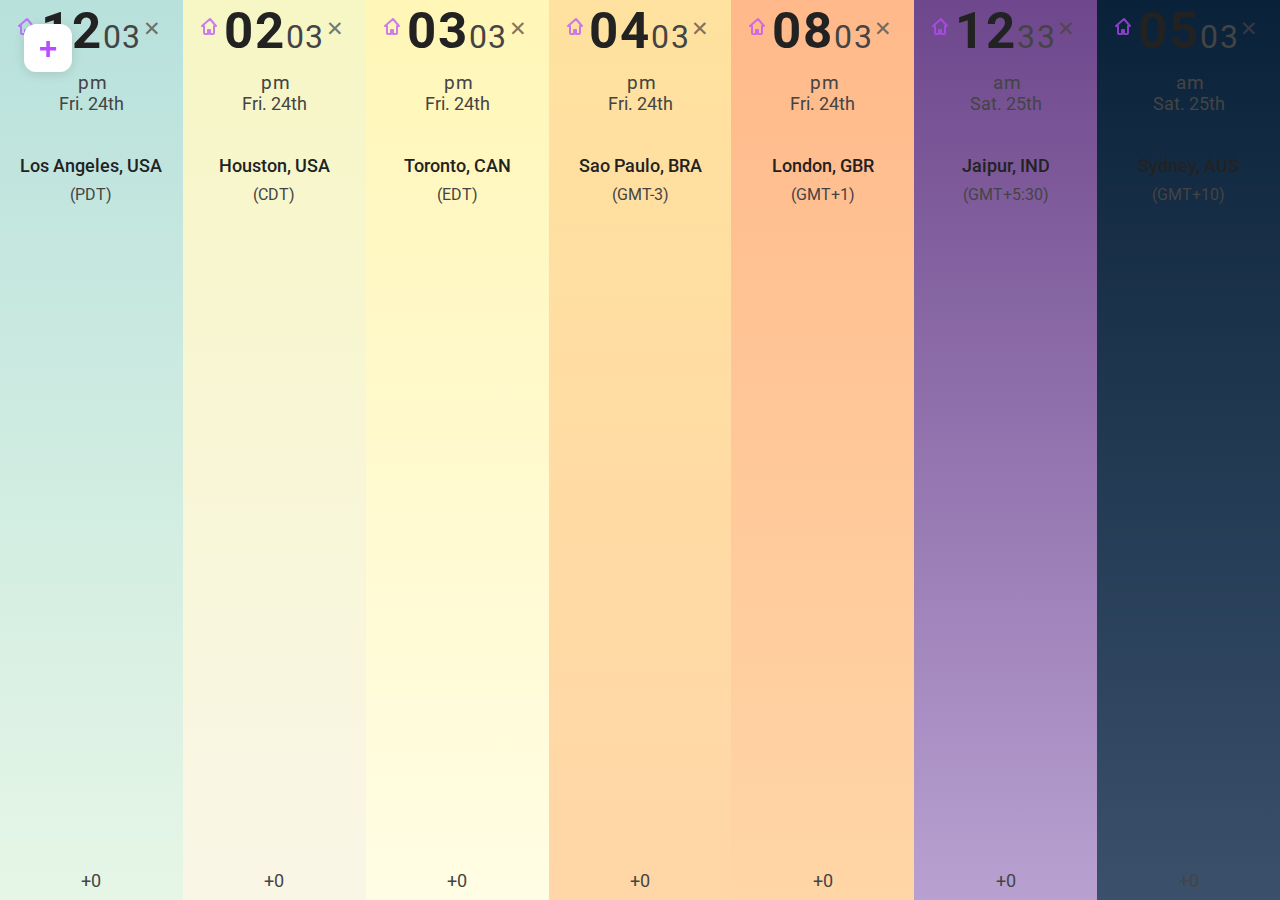
<file: index.html>
<!DOCTYPE html>
<html lang="en">
  <head>
    <meta charset="utf-8" />
    <link rel="icon" href="/icon48.png" />
    <meta name="viewport" content="width=device-width,initial-scale=1" />
    <meta name="theme-color" content="#222222" />
    <meta
      name="description"
      content="About Time is a world clock tool to help you navigate multiple time zones."
    />
    <title>About Time</title>
    <link href="main.css" rel="stylesheet" />
    <script defer src="main.js"></script>
  </head>
  <body style="background-color: #222">
    <noscript>You need to enable JavaScript to run this app.</noscript>
    <div id="root"></div>
  </body>
</html>
</file>
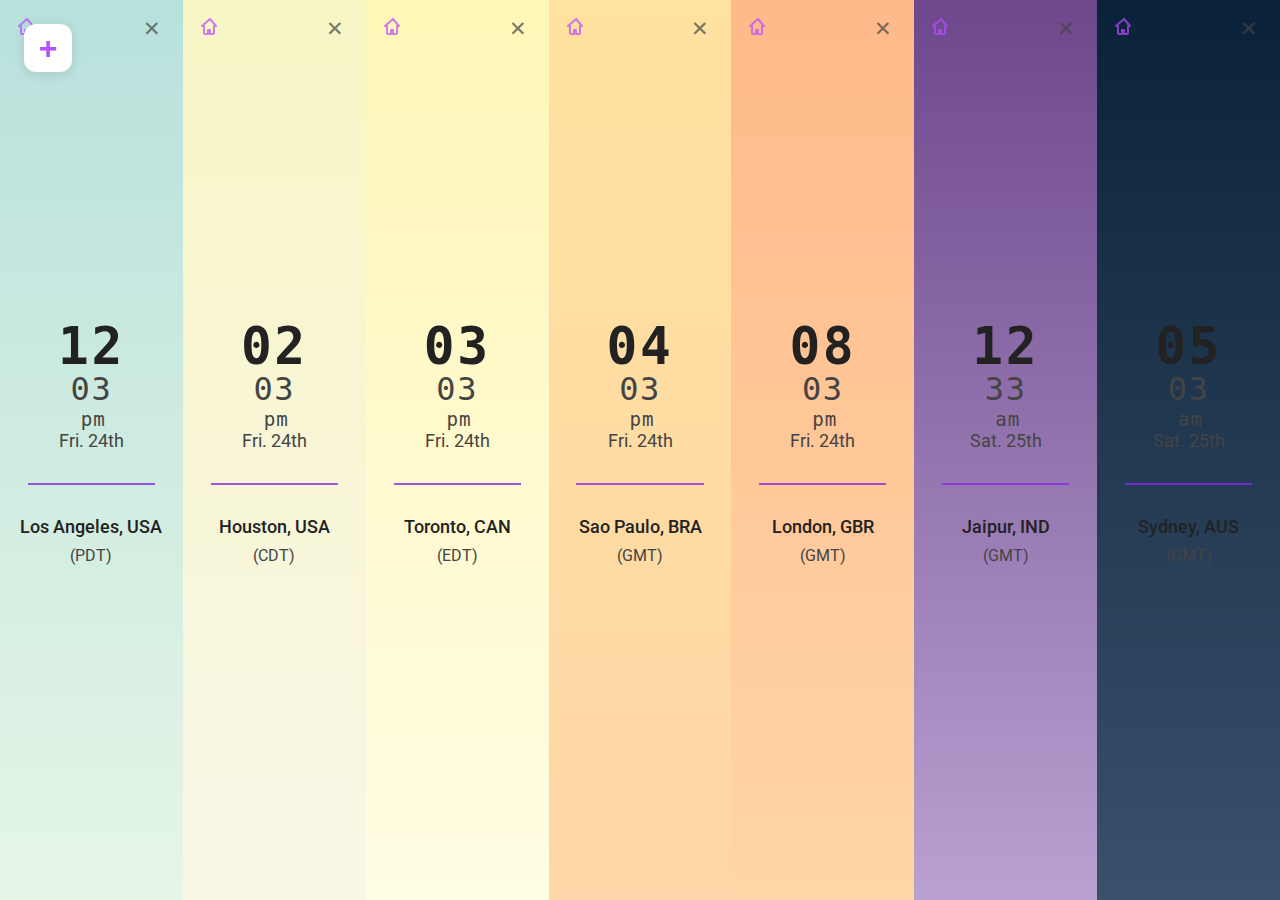
<file: public/index.html>
<!DOCTYPE html>
<html lang="en">
  <head>
    <meta charset="utf-8" />
    <link rel="icon" href="../src/assets/icons/icon48.png" />
    <meta name="viewport" content="width=device-width,initial-scale=1" />
    <meta name="theme-color" content="#222222" />
    <meta
      name="description"
      content="About Time is a world clock tool to help you navigate multiple time zones."
    />
    <title>About Time</title>
    <link href="../src/styles/main.css" rel="stylesheet" />
    <script defer src="../src/js/main.js"></script>
  </head>
  <body style="background-color: #222">
    <noscript>You need to enable JavaScript to run this app.</noscript>
    <div id="root"></div>
  </body>
</html>
</file>
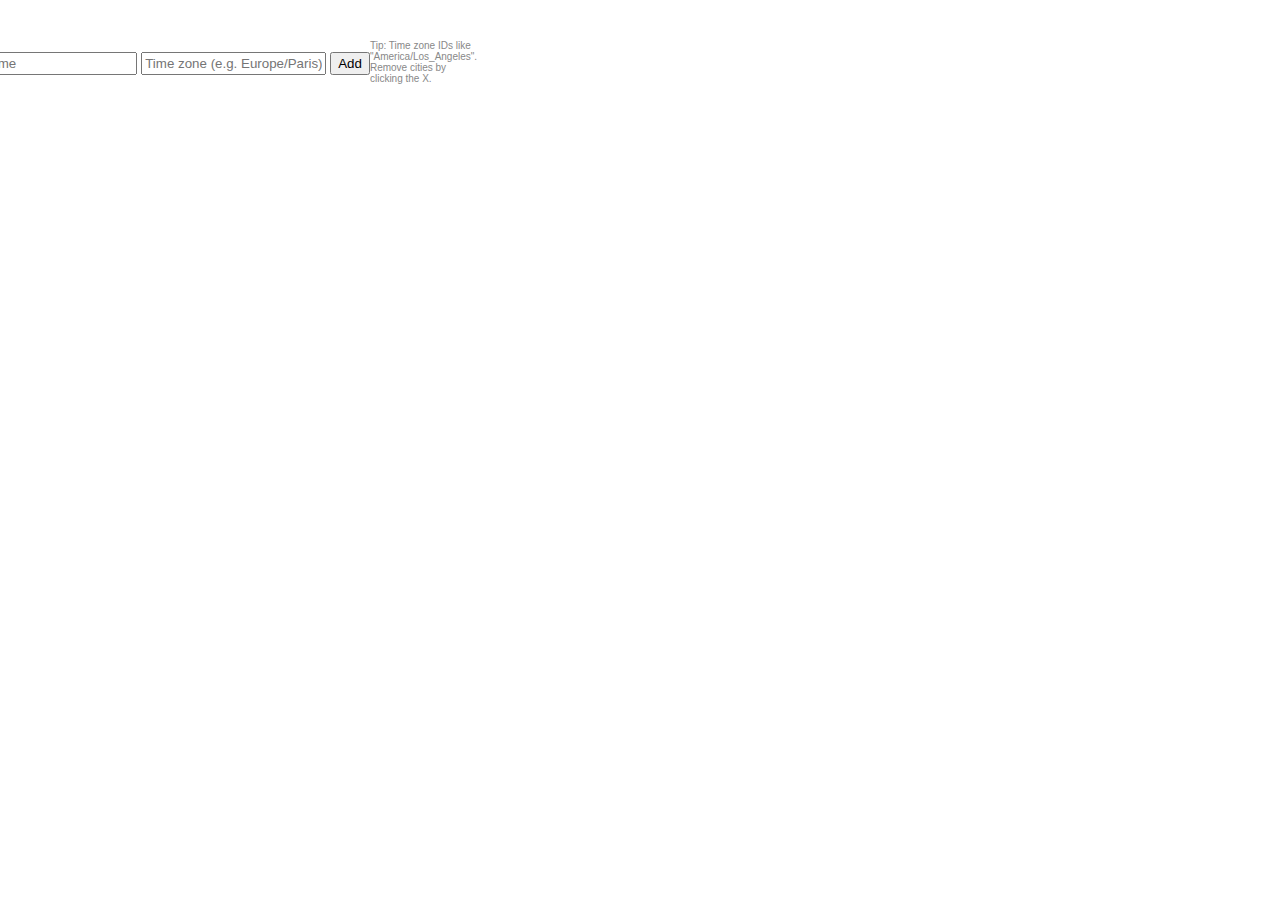
<file: popup.html>
<!DOCTYPE html>
<html>
  <head>
    <title>About Time</title>
    <style>
      body {
        width: 200px;
        height: 100px;
        display: flex;
        align-items: center;
        justify-content: center;
        font-family: Arial, sans-serif;
      }
    </style>
  </head>
  <body>
    <div>Hello, World!</div>
    <script src="popup.js"></script>
  </body>
</html>
</file>
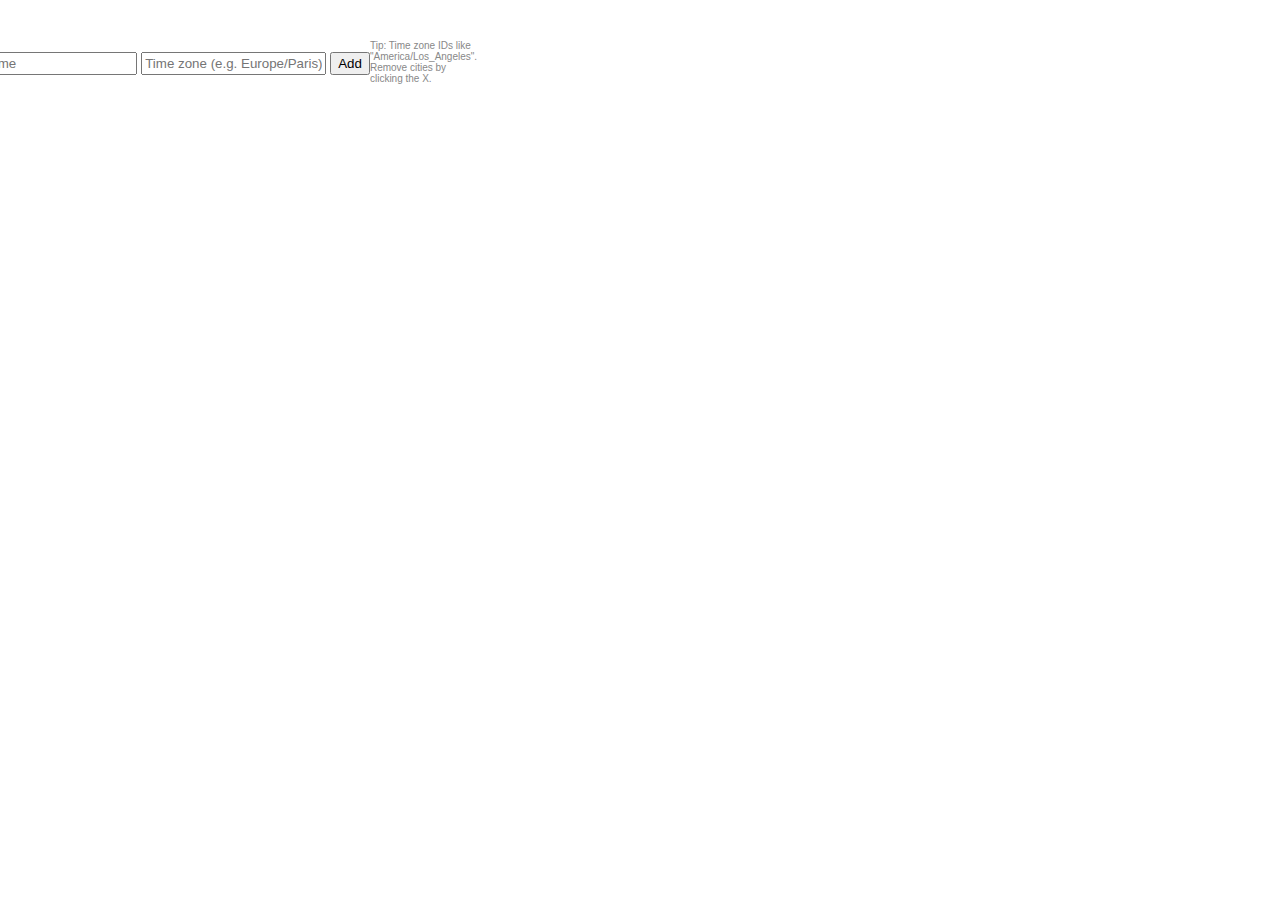
<file: public/popup.html>
<!DOCTYPE html>
<html>
  <head>
    <title>About Time</title>
    <style>
      body {
        width: 200px;
        height: 100px;
        display: flex;
        align-items: center;
        justify-content: center;
        font-family: Arial, sans-serif;
      }
    </style>
  </head>
  <body>
    <div>Hello, World!</div>
    <script src="../src/js/popup.js"></script>
  </body>
</html>
</file>
<file: main.css>
@import url('https://fonts.googleapis.com/css?family=Roboto:400,700&display=swap');

body {
  background: #222;
  color: #fff;
  font-family: 'Roboto', monospace, Arial, sans-serif;
  margin: 0;
  padding: 0;
  min-height: 100vh;
}

#root {
  display: flex;
  flex-direction: row;
  height: 100vh;
  min-height: 100vh;
  width: 100vw;
  overflow-x: auto;
  padding: 0;
  margin: 0;
}

.city-content {
  margin: auto 0;
  width: 100%;
  display: flex;
  flex-direction: column;
  align-items: center;
  justify-content: center;
  transition: box-shadow 0.2s, background 0.2s;
  border-radius: 18px;
}

.city-content:hover {
  background: rgba(255,255,255,0.97);
  box-shadow: 0 8px 32px rgba(0,0,0,0.18), 0 0 0 3px #fff;
  z-index: 10;
}

.city-column {
  flex: 1 1 0;
  min-width: 0;
  max-width: none;
  display: flex;
  flex-direction: column;
  align-items: center;
  justify-content: flex-start;
  height: 100vh;
  padding: 0 12px;
  box-sizing: border-box;
  color: #222;
  position: relative;
  transition: box-shadow 0.2s, background 0.2s, transform 0.2s;
  z-index: 1;
}

.city-column .remove-btn {
  position: absolute;
  top: 16px;
  right: 16px;
  background: none;
  border: none;
  color: #444;
  font-size: 1.3rem;
  cursor: pointer;
  z-index: 2;
  opacity: 0.7;
  transition: color 0.2s, opacity 0.2s;
}
.city-column .remove-btn:hover {
  color: #c00;
  opacity: 1;
}

.home-btn {
  position: absolute;
  top: 16px;
  left: 16px;
  background: none;
  border: none;
  cursor: pointer;
  padding: 0;
  opacity: 0.7;
  transition: opacity 0.2s;
  z-index: 2;
}
.home-btn:hover {
  opacity: 1;
}
.city-column[style*='box-shadow'] {
  /* Extra highlight for home column */
  border-radius: 16px;
}

.city-time-main {
  font-size: 3.2rem;
  font-weight: 700;
  letter-spacing: 2px;
  margin-bottom: 0.2em;
  color: #222;
}
.city-time-ampm {
  font-size: 1.2rem;
  font-weight: 400;
  margin-left: 0.2em;
  color: #444;
}
.city-time-hour {
  font-size: 3.2rem;
  font-weight: 700;
  letter-spacing: 2px;
  color: #222;
  text-align: center;
}
.city-time-minor {
  font-size: 2rem;
  font-weight: 400;
  color: #444;
  text-align: center;
  margin-top: -0.2em;
}
.city-date {
  font-size: 1.1rem;
  margin-bottom: 1.2em;
  color: #444;
}
.city-names {
  margin: 1.2em 0 0.5em 0;
  font-size: 1.1rem;
  font-weight: 500;
  text-align: center;
  color: #222;
}
.city-tz {
  font-size: 1rem;
  color: #444;
  margin-bottom: 1.2em;
  text-align: center;
}
.city-offset {
  font-size: 1.1rem;
  color: #444;
  margin-top: auto;
  margin-bottom: 0.5em;
  text-align: center;
}

.city-diff {
  position: absolute;
  left: 50%;
  bottom: 18px;
  transform: translateX(-50%);
  width: auto;
  min-width: 32px;
  text-align: center;
  font-size: 1.2rem;
  color: #b84cff;
  font-weight: 600;
  background: none;
  pointer-events: none;
  z-index: 3;
}

.city-separator {
  border-bottom: 2px solid #8a2be2;
  margin: 0.7em auto;
  opacity: 0.8;
  width: 80%;
  max-width: 160px;
}

.add-column {
  flex: 1 0 200px;
  min-width: 180px;
  max-width: 240px;
  display: flex;
  flex-direction: column;
  align-items: center;
  justify-content: center;
  height: 100vh;
  background: #222;
  color: #fff;
  opacity: 0.7;
  transition: background 0.2s, opacity 0.2s;
}
.add-form {
  display: flex;
  flex-direction: column;
  gap: 12px;
  width: 80%;
  max-width: 180px;
  margin: 0 auto;
}
.add-form input {
  padding: 10px 12px;
  border-radius: 6px;
  border: none;
  font-size: 1rem;
  background: #fff;
  color: #222;
}
.add-form button {
  padding: 10px 0;
  border-radius: 6px;
  border: none;
  background: #ffd700;
  color: #222;
  font-weight: 700;
  font-size: 1rem;
  cursor: pointer;
  transition: background 0.2s;
}
.add-form button:hover {
  background: #fff;
  color: #222;
}
.info {
  font-size: 0.9rem;
  color: #aaa;
  margin-top: 18px;
  text-align: center;
}

.fab-add-location {
  position: fixed;
  top: 24px;
  left: 24px;
  z-index: 1001;
  width: 48px;
  height: 48px;
  background: #fff;
  border-radius: 12px;
  box-shadow: 0 2px 12px rgba(0,0,0,0.12);
  display: flex;
  align-items: center;
  justify-content: center;
  cursor: pointer;
  transition: box-shadow 0.2s, background 0.2s;
  border: none;
  outline: none;
}
.fab-add-location:hover {
  background: #f7e6ff;
  box-shadow: 0 4px 24px rgba(0,0,0,0.18);
}
.fab-add-location .fab-plus {
  color: #b84cff;
  font-size: 2rem;
  font-weight: 700;
  user-select: none;
  pointer-events: none;
}

.add-modal-overlay {
  position: fixed;
  z-index: 2000;
  top: 0; left: 0; right: 0; bottom: 0;
  width: 100vw; height: 100vh;
  background: rgba(34,34,34,0.18);
  backdrop-filter: blur(4px);
  display: flex;
  align-items: center;
  justify-content: center;
}
.add-modal-card {
  background: #fff;
  color: #222;
  border-radius: 16px;
  box-shadow: 0 8px 40px rgba(0,0,0,0.18);
  padding: 36px 32px 28px 32px;
  min-width: 320px;
  max-width: 90vw;
  display: flex;
  flex-direction: column;
  align-items: flex-start;
  position: relative;
}
.add-modal-title {
  font-size: 1.5rem;
  font-family: 'Roboto', monospace, Arial, sans-serif;
  font-weight: 700;
  margin-bottom: 18px;
}
.add-modal-label {
  font-size: 1.1rem;
  font-weight: 500;
  margin-bottom: 8px;
}
.add-modal-input {
  width: 100%;
  font-size: 1.1rem;
  padding: 10px 12px;
  border: 2px solid #b84cff;
  border-radius: 8px;
  margin-bottom: 18px;
  background: #faf7ff;
  color: #222;
  outline: none;
  transition: border 0.2s;
}
.add-modal-input:focus {
  border: 2px solid #7c2ae8;
}
.add-modal-actions {
  display: flex;
  gap: 12px;
  width: 100%;
  justify-content: flex-end;
}
.add-modal-btn {
  padding: 10px 22px;
  border-radius: 8px;
  border: none;
  background: #b84cff;
  color: #fff;
  font-weight: 700;
  font-size: 1rem;
  cursor: pointer;
  transition: background 0.2s;
}
.add-modal-btn.cancel {
  background: #eee;
  color: #222;
}
.add-modal-btn:hover {
  background: #7c2ae8;
}
.add-modal-btn.cancel:hover {
  background: #ddd;
}
.add-modal-close {
  position: absolute;
  top: 18px;
  right: 18px;
  font-size: 1.3rem;
  color: #888;
  background: none;
  border: none;
  cursor: pointer;
  transition: color 0.2s;
}
.add-modal-close:hover {
  color: #c00;
}

.edit-hour-input,
.edit-min-input {
  font-size: 3.2rem;         /* Match .city-time-main */
  font-weight: 700;
  width: 1.2em;
  text-align: center;
  border: none;
  border-radius: 0;
  margin: 0;
  background: transparent;
  color: #222;
  outline: none;
  box-shadow: none;
  appearance: textfield;
  transition: none;
  padding: 0;
}

.edit-hour-input:focus,
.edit-min-input:focus {
  outline: none;
  box-shadow: none;
  border: none;
  background: transparent;
}

.edit-ampm-toggle {
  font-size: 1.2rem;
  font-weight: 400;
  color: #444;
  background: transparent;
  border: none;
  margin-left: 0.2em;
  padding: 0;
  border-radius: 0;
  cursor: pointer;
  transition: none;
}

.edit-ampm-toggle:hover {
  color: #b84cff;
  background: transparent;
}

.city-time-block {
  display: flex;
  flex-direction: column;
  align-items: center;
  justify-content: center;
  width: 4.5em;
  min-width: 4.5em;
  font-family: 'Roboto Mono', 'Menlo', 'monospace', Arial, sans-serif;
  margin: 0 auto;
}

.city-time-hour,
.city-time-minor,
.city-time-ampm {
  width: 100%;
  text-align: center;
  letter-spacing: 0.05em;
}

@media (max-width: 900px) {
  #root {
    flex-direction: row;
    height: auto;
    min-height: 100vh;
  }
  .city-column, .add-column {
    min-width: 160px;
    max-width: 220px;
    padding: 18px 4px 12px 4px;
  }
  .city-time-main {
    font-size: 2.1rem;
  }
}
</file>
<file: src/styles/main.css>
@import url('https://fonts.googleapis.com/css?family=Roboto:400,700&display=swap');

body {
  background: #222;
  color: #fff;
  font-family: 'Roboto', monospace, Arial, sans-serif;
  margin: 0;
  padding: 0;
  min-height: 100vh;
}

#root {
  display: flex;
  flex-direction: row;
  height: 100vh;
  min-height: 100vh;
  width: 100vw;
  overflow-x: auto;
  padding: 0;
  margin: 0;
}

.city-content {
  margin: auto 0;
  width: 100%;
  display: flex;
  flex-direction: column;
  align-items: center;
  justify-content: center;
  transition: box-shadow 0.2s, background 0.2s;
  border-radius: 18px;
}

.city-content:hover {
  background: rgba(255,255,255,0.97);
  box-shadow: 0 8px 32px rgba(0,0,0,0.18), 0 0 0 3px #fff;
  z-index: 10;
}

.city-column {
  flex: 1 1 0;
  min-width: 0;
  max-width: none;
  display: flex;
  flex-direction: column;
  align-items: center;
  justify-content: flex-start;
  height: 100vh;
  padding: 0 12px;
  box-sizing: border-box;
  color: #222;
  position: relative;
  transition: box-shadow 0.2s, background 0.2s, transform 0.2s;
  z-index: 1;
}

.city-column .remove-btn {
  position: absolute;
  top: 16px;
  right: 16px;
  background: none;
  border: none;
  color: #444;
  font-size: 1.3rem;
  cursor: pointer;
  z-index: 2;
  opacity: 0.7;
  transition: color 0.2s, opacity 0.2s;
}
.city-column .remove-btn:hover {
  color: #c00;
  opacity: 1;
}

.home-btn {
  position: absolute;
  top: 16px;
  left: 16px;
  background: none;
  border: none;
  cursor: pointer;
  padding: 0;
  opacity: 0.7;
  transition: opacity 0.2s;
  z-index: 2;
}
.home-btn:hover {
  opacity: 1;
}
.city-column[style*='box-shadow'] {
  /* Extra highlight for home column */
  border-radius: 16px;
}

.city-time-main {
  font-size: 3.2rem;
  font-weight: 700;
  letter-spacing: 2px;
  margin-bottom: 0.2em;
  color: #222;
}
.city-time-ampm {
  font-size: 1.2rem;
  font-weight: 400;
  margin-left: 0.2em;
  color: #444;
}
.city-time-hour {
  font-size: 3.2rem;
  font-weight: 700;
  letter-spacing: 2px;
  color: #222;
  text-align: center;
}
.city-time-minor {
  font-size: 2rem;
  font-weight: 400;
  color: #444;
  text-align: center;
  margin-top: -0.2em;
}
.city-date {
  font-size: 1.1rem;
  margin-bottom: 1.2em;
  color: #444;
}
.city-names {
  margin: 1.2em 0 0.5em 0;
  font-size: 1.1rem;
  font-weight: 500;
  text-align: center;
  color: #222;
}
.city-tz {
  font-size: 1rem;
  color: #444;
  margin-bottom: 1.2em;
  text-align: center;
}
.city-offset {
  font-size: 1.1rem;
  color: #444;
  margin-top: auto;
  margin-bottom: 0.5em;
  text-align: center;
}

.city-diff {
  position: absolute;
  left: 50%;
  bottom: 18px;
  transform: translateX(-50%);
  width: auto;
  min-width: 32px;
  text-align: center;
  font-size: 1.2rem;
  color: #b84cff;
  font-weight: 600;
  background: none;
  pointer-events: none;
  z-index: 3;
}

.city-separator {
  border-bottom: 2px solid #8a2be2;
  margin: 0.7em auto;
  opacity: 0.8;
  width: 80%;
  max-width: 160px;
}

.add-column {
  flex: 1 0 200px;
  min-width: 180px;
  max-width: 240px;
  display: flex;
  flex-direction: column;
  align-items: center;
  justify-content: center;
  height: 100vh;
  background: #222;
  color: #fff;
  opacity: 0.7;
  transition: background 0.2s, opacity 0.2s;
}
.add-form {
  display: flex;
  flex-direction: column;
  gap: 12px;
  width: 80%;
  max-width: 180px;
  margin: 0 auto;
}
.add-form input {
  padding: 10px 12px;
  border-radius: 6px;
  border: none;
  font-size: 1rem;
  background: #fff;
  color: #222;
}
.add-form button {
  padding: 10px 0;
  border-radius: 6px;
  border: none;
  background: #ffd700;
  color: #222;
  font-weight: 700;
  font-size: 1rem;
  cursor: pointer;
  transition: background 0.2s;
}
.add-form button:hover {
  background: #fff;
  color: #222;
}
.info {
  font-size: 0.9rem;
  color: #aaa;
  margin-top: 18px;
  text-align: center;
}

.fab-add-location {
  position: fixed;
  top: 24px;
  left: 24px;
  z-index: 1001;
  width: 48px;
  height: 48px;
  background: #fff;
  border-radius: 12px;
  box-shadow: 0 2px 12px rgba(0,0,0,0.12);
  display: flex;
  align-items: center;
  justify-content: center;
  cursor: pointer;
  transition: box-shadow 0.2s, background 0.2s;
  border: none;
  outline: none;
}
.fab-add-location:hover {
  background: #f7e6ff;
  box-shadow: 0 4px 24px rgba(0,0,0,0.18);
}
.fab-add-location .fab-plus {
  color: #b84cff;
  font-size: 2rem;
  font-weight: 700;
  user-select: none;
  pointer-events: none;
}

.add-modal-overlay {
  position: fixed;
  z-index: 2000;
  top: 0; left: 0; right: 0; bottom: 0;
  width: 100vw; height: 100vh;
  background: rgba(34,34,34,0.18);
  backdrop-filter: blur(4px);
  display: flex;
  align-items: center;
  justify-content: center;
}
.add-modal-card {
  background: #fff;
  color: #222;
  border-radius: 16px;
  box-shadow: 0 8px 40px rgba(0,0,0,0.18);
  padding: 36px 32px 28px 32px;
  min-width: 320px;
  max-width: 90vw;
  display: flex;
  flex-direction: column;
  align-items: flex-start;
  position: relative;
}
.add-modal-title {
  font-size: 1.5rem;
  font-family: 'Roboto', monospace, Arial, sans-serif;
  font-weight: 700;
  margin-bottom: 18px;
}
.add-modal-label {
  font-size: 1.1rem;
  font-weight: 500;
  margin-bottom: 8px;
}
.add-modal-input {
  width: 100%;
  font-size: 1.1rem;
  padding: 10px 12px;
  border: 2px solid #b84cff;
  border-radius: 8px;
  margin-bottom: 18px;
  background: #faf7ff;
  color: #222;
  outline: none;
  transition: border 0.2s;
}
.add-modal-input:focus {
  border: 2px solid #7c2ae8;
}
.add-modal-actions {
  display: flex;
  gap: 12px;
  width: 100%;
  justify-content: flex-end;
}
.add-modal-btn {
  padding: 10px 22px;
  border-radius: 8px;
  border: none;
  background: #b84cff;
  color: #fff;
  font-weight: 700;
  font-size: 1rem;
  cursor: pointer;
  transition: background 0.2s;
}
.add-modal-btn.cancel {
  background: #eee;
  color: #222;
}
.add-modal-btn:hover {
  background: #7c2ae8;
}
.add-modal-btn.cancel:hover {
  background: #ddd;
}
.add-modal-close {
  position: absolute;
  top: 18px;
  right: 18px;
  font-size: 1.3rem;
  color: #888;
  background: none;
  border: none;
  cursor: pointer;
  transition: color 0.2s;
}
.add-modal-close:hover {
  color: #c00;
}

.edit-hour-input,
.edit-min-input {
  font-size: 3.2rem;         /* Match .city-time-main */
  font-weight: 700;
  width: 1.2em;
  text-align: center;
  border: none;
  border-radius: 0;
  margin: 0;
  background: transparent;
  color: #222;
  outline: none;
  box-shadow: none;
  appearance: textfield;
  transition: none;
  padding: 0;
}

.edit-hour-input:focus,
.edit-min-input:focus {
  outline: none;
  box-shadow: none;
  border: none;
  background: transparent;
}

.edit-ampm-toggle {
  font-size: 1.2rem;
  font-weight: 400;
  color: #444;
  background: transparent;
  border: none;
  margin-left: 0.2em;
  padding: 0;
  border-radius: 0;
  cursor: pointer;
  transition: none;
}

.edit-ampm-toggle:hover {
  color: #b84cff;
  background: transparent;
}

.city-time-block {
  display: flex;
  flex-direction: column;
  align-items: center;
  justify-content: center;
  width: 4.5em;
  min-width: 4.5em;
  font-family: 'Roboto Mono', 'Menlo', 'monospace', Arial, sans-serif;
  margin: 0 auto;
}

.city-time-hour,
.city-time-minor,
.city-time-ampm {
  width: 100%;
  text-align: center;
  letter-spacing: 0.05em;
}

@media (max-width: 900px) {
  #root {
    flex-direction: row;
    height: auto;
    min-height: 100vh;
  }
  .city-column, .add-column {
    min-width: 160px;
    max-width: 220px;
    padding: 18px 4px 12px 4px;
  }
  .city-time-main {
    font-size: 2.1rem;
  }
}
</file>
